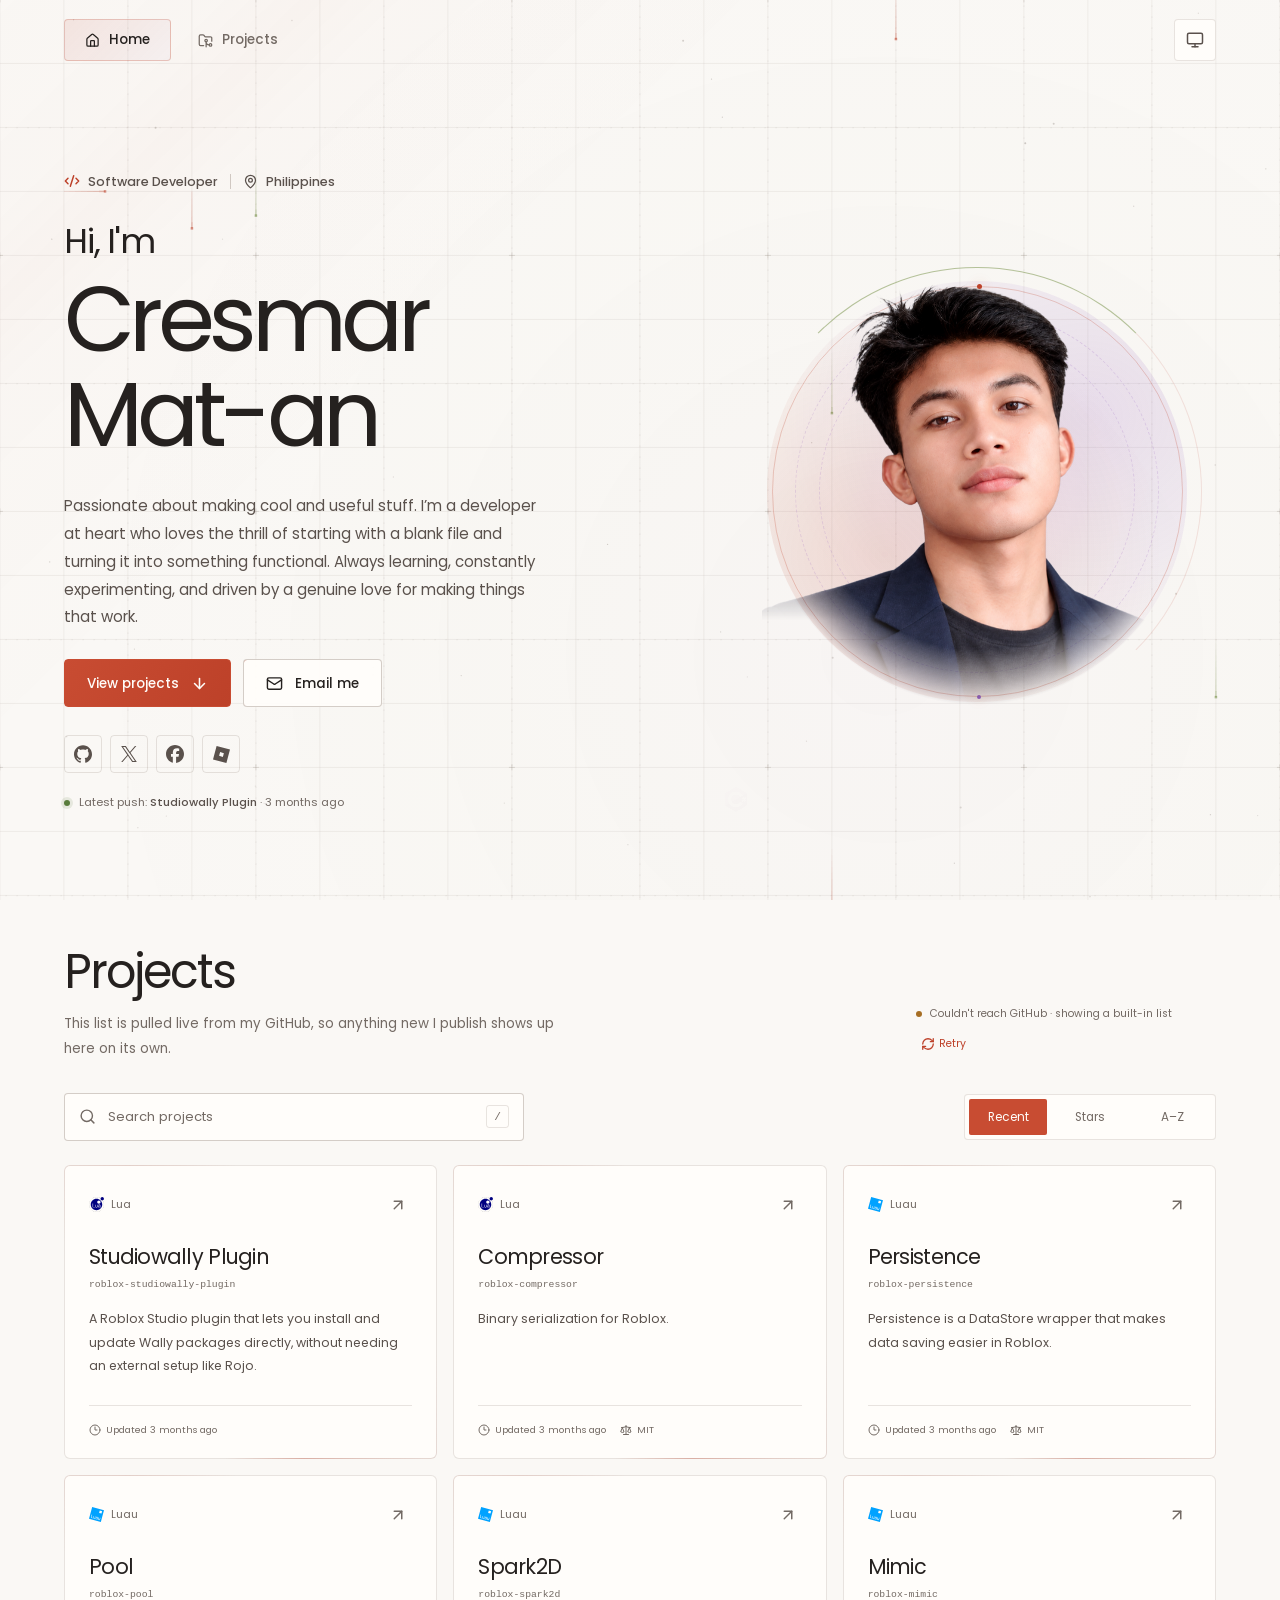
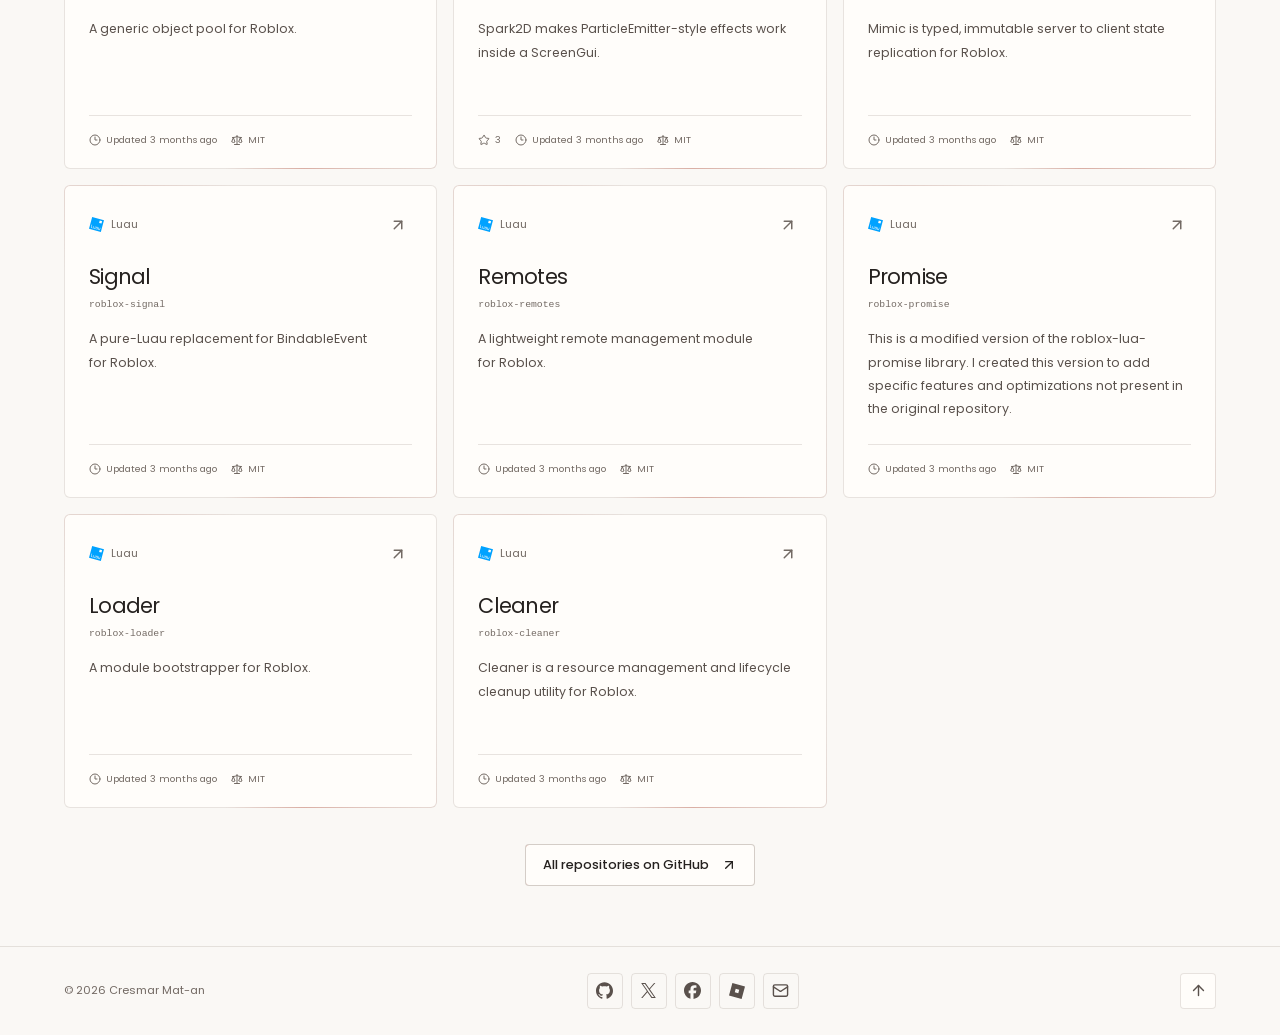
<file: index.html>
<!DOCTYPE html>
<html lang="en" data-theme="auto">
<head>
  <meta charset="UTF-8" />
  <meta name="viewport" content="width=device-width, initial-scale=1.0, viewport-fit=cover" />
  <title>Cresmar Mat-an</title>
  <meta name="description" content="Cresmar Mat-an is a builder from the Philippines, publishing small open-source stuff. Projects sync live from GitHub." />
  <meta name="author" content="Cresmar Mat-an" />
  <link rel="canonical" href="https://cresmarmat-an.github.io/" />
  <meta name="theme-color" content="#faf8f5" media="(prefers-color-scheme: light)" />
  <meta name="theme-color" content="#111010" media="(prefers-color-scheme: dark)" />
  <meta name="color-scheme" content="light dark" />
  <meta property="og:type" content="website" />
  <meta property="og:url" content="https://cresmarmat-an.github.io/" />
  <meta property="og:title" content="Cresmar Mat-an" />
  <meta property="og:description" content="Passionate about programming and building cool, useful stuff out of pure curiosity." />
  <meta property="og:image" content="https://cresmarmat-an.github.io/assets/img/og.jpg?v=20261025" />
  <meta property="og:image:width" content="1200" />
  <meta property="og:image:height" content="630" />
  <meta name="twitter:card" content="summary_large_image" />
  <meta name="twitter:creator" content="@cresmarmat_an" />
  <link rel="icon" type="image/png" sizes="32x32" href="assets/img/icon-32.png?v=20261022" />
  <link rel="icon" type="image/png" sizes="192x192" href="assets/img/icon-192.png?v=20261022" />
  <link rel="apple-touch-icon" href="assets/img/icon-180.png?v=20261022" />
  <link rel="preconnect" href="https://api.github.com" crossorigin />
  <link rel="preconnect" href="https://fonts.googleapis.com" />
  <link rel="preconnect" href="https://fonts.gstatic.com" crossorigin />
  <link href="https://fonts.googleapis.com/css2?family=Poppins:wght@400;500;600&display=swap" rel="stylesheet" />
  <link rel="stylesheet" href="css/styles.css" />
  <script>
    // apply the saved theme before first paint so there's no flash
    document.documentElement.classList.add("js");
    try { document.documentElement.dataset.theme = localStorage.getItem("cm-theme") || "auto"; } catch (e) {}
  </script>
  <script type="application/ld+json">
    {
      "@context": "https://schema.org",
      "@type": "Person",
      "name": "Cresmar Mat-an",
      "url": "https://cresmarmat-an.github.io/",
      "image": "https://cresmarmat-an.github.io/assets/img/profile.png?v=20261022",
      "jobTitle": "Builder",
      "knowsAbout": ["Luau", "Roblox", "C++", "Rust", "Web Development"],
      "address": { "@type": "PostalAddress", "addressCountry": "PH" },
      "sameAs": ["https://github.com/cresmarmat-an", "https://x.com/cresmarmat_an", "https://www.facebook.com/cresmar.matan.dev/", "https://www.roblox.com/users/11875165025"]
    }
  </script>
</head>
<body>
  <a class="skip-link" href="#main">Skip to content</a>
  <canvas id="bg-canvas" aria-hidden="true"></canvas>

  <header class="nav">
    <div class="container nav-inner">
      <nav class="nav-links" aria-label="Primary">
        <a href="#home" class="nav-link active" aria-current="true">
          <svg width="16" height="16" viewBox="0 0 24 24" fill="none" stroke="currentColor" stroke-width="2" stroke-linecap="round" stroke-linejoin="round" aria-hidden="true"><path d="M15 21v-8a1 1 0 0 0-1-1h-4a1 1 0 0 0-1 1v8"/><path d="M3 10a2 2 0 0 1 .709-1.528l7-6a2 2 0 0 1 2.582 0l7 6A2 2 0 0 1 21 10v9a2 2 0 0 1-2 2H5a2 2 0 0 1-2-2z"/></svg>
          Home
        </a>
        <a href="#projects" class="nav-link">
          <svg width="16" height="16" viewBox="0 0 24 24" fill="none" stroke="currentColor" stroke-width="2" stroke-linecap="round" stroke-linejoin="round" aria-hidden="true"><path d="M18 19a5 5 0 0 1-5-5v8"/><path d="M9 20H4a2 2 0 0 1-2-2V5a2 2 0 0 1 2-2h3.9a2 2 0 0 1 1.69.9l.81 1.2a2 2 0 0 0 1.67.9H20a2 2 0 0 1 2 2v5"/><circle cx="13" cy="12" r="2"/><circle cx="20" cy="19" r="2"/></svg>
          Projects
        </a>
      </nav>
      <button id="theme-toggle" class="icon-btn theme-btn" type="button" aria-label="Color theme: system">
        <svg class="ti ti-auto" width="18" height="18" viewBox="0 0 24 24" fill="none" stroke="currentColor" stroke-width="2" stroke-linecap="round" stroke-linejoin="round" aria-hidden="true"><rect width="20" height="14" x="2" y="3" rx="2"/><line x1="8" x2="16" y1="21" y2="21"/><line x1="12" x2="12" y1="17" y2="21"/></svg>
        <svg class="ti ti-light" width="18" height="18" viewBox="0 0 24 24" fill="none" stroke="currentColor" stroke-width="2" stroke-linecap="round" stroke-linejoin="round" aria-hidden="true"><circle cx="12" cy="12" r="4"/><path d="M12 2v2"/><path d="M12 20v2"/><path d="m4.93 4.93 1.41 1.41"/><path d="m17.66 17.66 1.41 1.41"/><path d="M2 12h2"/><path d="M20 12h2"/><path d="m6.34 17.66-1.41 1.41"/><path d="m19.07 4.93-1.41 1.41"/></svg>
        <svg class="ti ti-dark" width="18" height="18" viewBox="0 0 24 24" fill="none" stroke="currentColor" stroke-width="2" stroke-linecap="round" stroke-linejoin="round" aria-hidden="true"><path d="M20.985 12.486a9 9 0 1 1-9.473-9.472c.405-.022.617.46.402.803a6 6 0 0 0 8.268 8.268c.344-.215.825-.004.803.401"/></svg>
      </button>
    </div>
  </header>

  <main id="main">
    <!-- HOME -->
    <section class="hero container" id="home" aria-labelledby="home-title">
      <div class="hero-text" data-calm>
        <p class="eyebrow reveal">
          <span class="eyebrow-item"><svg class="eyebrow-code" width="16" height="16" viewBox="0 0 24 24" fill="none" stroke="currentColor" stroke-width="2.2" stroke-linecap="round" stroke-linejoin="round" aria-hidden="true"><path d="m18 16 4-4-4-4"/><path d="m6 8-4 4 4 4"/><path d="m14.5 4-5 16"/></svg>Software Developer</span>
          <span class="eyebrow-sep" aria-hidden="true"></span>
          <span class="eyebrow-item"><svg width="15" height="15" viewBox="0 0 24 24" fill="none" stroke="currentColor" stroke-width="2" stroke-linecap="round" stroke-linejoin="round" aria-hidden="true"><path d="M20 10c0 4.993-5.539 10.193-7.399 11.799a1 1 0 0 1-1.202 0C9.539 20.193 4 14.993 4 10a8 8 0 0 1 16 0"/><circle cx="12" cy="10" r="3"/></svg>Philippines</span>
        </p>
        <h1 class="reveal" id="home-title">Hi, I'm <span class="accent">Cresmar <span class="nowrap">Mat-an</span></span></h1>
        <p class="bio reveal">Passionate about making cool and useful stuff. I’m a developer at heart who loves the thrill of starting with a blank file and turning it into something functional. Always learning, constantly experimenting, and driven by a genuine love for making things that work.</p>
        <div class="cta-row reveal">
          <a class="btn btn-primary" href="#projects">
            View projects
            <svg width="17" height="17" viewBox="0 0 24 24" fill="none" stroke="currentColor" stroke-width="2.2" stroke-linecap="round" stroke-linejoin="round" aria-hidden="true"><path d="M12 5v14"/><path d="m19 12-7 7-7-7"/></svg>
          </a>
          <a class="btn btn-soft" href="mailto:dev.cresmar@gmail.com">
            <svg width="17" height="17" viewBox="0 0 24 24" fill="none" stroke="currentColor" stroke-width="2" stroke-linecap="round" stroke-linejoin="round" aria-hidden="true"><path d="m22 7-8.991 5.727a2 2 0 0 1-2.009 0L2 7"/><rect x="2" y="4" width="20" height="16" rx="2"/></svg>
            Email me
          </a>
        </div>
        <div class="hero-meta reveal">
          <ul class="socials" aria-label="Elsewhere">
            <li><a class="icon-btn" href="https://github.com/cresmarmat-an" target="_blank" rel="noopener" aria-label="GitHub"><svg width="18" height="18" viewBox="0 0 24 24" fill="currentColor" aria-hidden="true"><path d="M12 .297c-6.63 0-12 5.373-12 12 0 5.303 3.438 9.8 8.205 11.385.6.113.82-.258.82-.577 0-.285-.01-1.04-.015-2.04-3.338.724-4.042-1.61-4.042-1.61C4.422 18.07 3.633 17.7 3.633 17.7c-1.087-.744.084-.729.084-.729 1.205.084 1.838 1.236 1.838 1.236 1.07 1.835 2.809 1.305 3.495.998.108-.776.417-1.305.76-1.605-2.665-.3-5.466-1.332-5.466-5.93 0-1.31.465-2.38 1.235-3.22-.135-.303-.54-1.523.105-3.176 0 0 1.005-.322 3.3 1.23.96-.267 1.98-.399 3-.405 1.02.006 2.04.138 3 .405 2.28-1.552 3.285-1.23 3.285-1.23.645 1.653.24 2.873.12 3.176.765.84 1.23 1.91 1.23 3.22 0 4.61-2.805 5.625-5.475 5.92.42.36.81 1.096.81 2.22 0 1.606-.015 2.896-.015 3.286 0 .315.21.69.825.57C20.565 22.092 24 17.592 24 12.297c0-6.627-5.373-12-12-12"/></svg></a></li>
            <li><a class="icon-btn" href="https://x.com/cresmarmat_an" target="_blank" rel="noopener" aria-label="X (Twitter)"><svg width="16" height="16" viewBox="0 0 24 24" fill="currentColor" aria-hidden="true"><path d="M14.234 10.162 22.977 0h-2.072l-7.591 8.824L7.251 0H.258l9.168 13.343L.258 24H2.33l8.016-9.318L16.749 24h6.993zm-2.837 3.299-.929-1.329L3.076 1.56h3.182l5.965 8.532.929 1.329 7.754 11.09h-3.182z"/></svg></a></li>
            <li><a class="icon-btn" href="https://www.facebook.com/cresmar.matan.dev/" target="_blank" rel="noopener" aria-label="Facebook"><svg width="18" height="18" viewBox="0 0 24 24" fill="currentColor" aria-hidden="true"><path d="M9.101 23.691v-7.98H6.627v-3.667h2.474v-1.58c0-4.085 1.848-5.978 5.858-5.978.401 0 .955.042 1.468.103a8.68 8.68 0 0 1 1.141.195v3.325a8.623 8.623 0 0 0-.653-.036 26.805 26.805 0 0 0-.733-.009c-.707 0-1.259.096-1.675.309a1.686 1.686 0 0 0-.679.622c-.258.42-.374.995-.374 1.752v1.297h3.919l-.386 2.103-.287 1.564h-3.246v8.245C19.396 23.238 24 18.179 24 12.044c0-6.627-5.373-12-12-12s-12 5.373-12 12c0 5.628 3.874 10.35 9.101 11.647Z"/></svg></a></li>
            <li><a class="icon-btn" href="https://www.roblox.com/users/11875165025" target="_blank" rel="noopener" aria-label="Roblox"><svg width="17" height="17" viewBox="0 0 24 24" fill="currentColor" aria-hidden="true"><path d="M18.926 23.998 0 18.892 5.075.002 24 5.108ZM15.348 10.09l-5.282-1.453-1.414 5.273 5.282 1.453z"/></svg></a></li>
          </ul>
          <a class="latest" id="latest" href="https://github.com/cresmarmat-an?tab=repositories" target="_blank" rel="noopener" hidden>
            <span class="live-dot" aria-hidden="true"></span>
            <span class="latest-text">Latest<span class="hide-xs"> push</span>: <strong id="latest-name"></strong> <span class="latest-when" id="latest-when"></span></span>
          </a>
        </div>
      </div>

      <div class="hero-photo reveal">
        <div class="portrait-stage">
          <span class="orbit orbit-a" aria-hidden="true"></span>
          <span class="orbit orbit-b" aria-hidden="true"></span>
          <span class="orbit orbit-c" aria-hidden="true"></span>
          <div class="photo-blend">
            <picture>
              <source srcset="assets/img/profile.webp?v=20261022" type="image/webp" />
              <img src="assets/img/profile.png?v=20261022" alt="Portrait of Cresmar Mat-an" width="720" height="720" fetchpriority="high" />
            </picture>
          </div>
          <span class="portrait-scan" aria-hidden="true"></span>
        </div>
        <div class="tech-stack sr-only">
          <span class="tech-chip"><img src="assets/img/icons/luau.svg" alt="" width="16" height="16" />Luau</span>
          <span class="tech-chip"><img src="assets/img/icons/roblox-studio.svg" alt="" width="16" height="16" />Roblox Studio</span>
          <span class="tech-chip"><img class="icon-mono" src="assets/img/icons/lua-original.svg" alt="" width="16" height="16" />Lua</span>
          <span class="tech-chip"><img src="assets/img/icons/git-original.svg" alt="" width="16" height="16" />Git</span>
          <span class="tech-chip"><img src="assets/img/icons/vscode-original.svg" alt="" width="16" height="16" />VS Code</span>
          <span class="tech-chip"><img src="assets/img/icons/visualstudio-original.svg" alt="" width="16" height="16" />Visual Studio</span>
          <span class="tech-chip"><img src="assets/img/icons/javascript-original.svg" alt="" width="16" height="16" />JavaScript</span>
          <span class="tech-chip"><img src="assets/img/icons/nodejs-original.svg" alt="" width="16" height="16" />Node.js</span>
          <span class="tech-chip"><img class="icon-mono" src="assets/img/icons/threejs-original.svg" alt="" width="16" height="16" />Three.js</span>
          <span class="tech-chip"><img src="assets/img/icons/python-original.svg" alt="" width="16" height="16" />Python</span>
          <span class="tech-chip"><img src="assets/img/icons/html5-original.svg" alt="" width="16" height="16" />HTML</span>
          <span class="tech-chip"><img src="assets/img/icons/css3-original.svg" alt="" width="16" height="16" />CSS</span>
          <span class="tech-chip"><img src="assets/img/icons/c-original.svg" alt="" width="16" height="16" />C</span>
          <span class="tech-chip"><img src="assets/img/icons/csharp-original.svg" alt="" width="16" height="16" />C#</span>
          <span class="tech-chip"><img src="assets/img/icons/cplusplus-original.svg" alt="" width="16" height="16" />C++</span>
          <span class="tech-chip"><img class="icon-mono" src="assets/img/icons/rust-original.svg" alt="" width="16" height="16" />Rust</span>
        </div>
      </div>
    </section>

    <!-- PROJECTS -->
    <section class="section container" id="projects" aria-labelledby="projects-title">
      <div class="section-head" data-calm>
        <div class="section-copy reveal">
          <h2 class="section-tag" id="projects-title">Projects</h2>
          <p class="section-sub">This list is pulled live from my GitHub, so anything new I publish shows up here on its own.</p>
        </div>
        <p class="sync reveal" id="sync" role="status">
          <span class="sync-dot" aria-hidden="true"></span>
          <span id="sync-text">Checking GitHub…</span>
          <button class="sync-retry" id="sync-retry" type="button" hidden>
            <svg width="14" height="14" viewBox="0 0 24 24" fill="none" stroke="currentColor" stroke-width="2.2" stroke-linecap="round" stroke-linejoin="round" aria-hidden="true"><path d="M3 12a9 9 0 0 1 9-9 9.75 9.75 0 0 1 6.74 2.74L21 8"/><path d="M21 3v5h-5"/><path d="M21 12a9 9 0 0 1-9 9 9.75 9.75 0 0 1-6.74-2.74L3 16"/><path d="M8 16H3v5"/></svg>
            Retry
          </button>
        </p>
      </div>

      <div class="toolbar reveal" data-calm>
        <label class="search">
          <svg width="18" height="18" viewBox="0 0 24 24" fill="none" stroke="currentColor" stroke-width="2" stroke-linecap="round" stroke-linejoin="round" aria-hidden="true"><path d="m21 21-4.34-4.34"/><circle cx="11" cy="11" r="8"/></svg>
          <span class="sr-only">Search projects</span>
          <input id="search" type="search" placeholder="Search projects" autocomplete="off" spellcheck="false" enterkeyhint="search" />
          <button class="search-clear" id="search-clear" type="button" aria-label="Clear search" hidden>
            <svg width="16" height="16" viewBox="0 0 24 24" fill="none" stroke="currentColor" stroke-width="2.2" stroke-linecap="round" stroke-linejoin="round" aria-hidden="true"><path d="M18 6 6 18"/><path d="m6 6 12 12"/></svg>
          </button>
        </label>
        <fieldset class="seg" id="sort" data-i="0">
          <legend class="sr-only">Sort projects</legend>
          <span class="seg-thumb" aria-hidden="true"></span>
          <input type="radio" name="sort" id="sort-recent" value="recent" checked /><label for="sort-recent">Recent</label>
          <input type="radio" name="sort" id="sort-stars" value="stars" /><label for="sort-stars">Stars</label>
          <input type="radio" name="sort" id="sort-name" value="name" /><label for="sort-name">A–Z</label>
        </fieldset>
      </div>

      <div class="proj-grid" id="projects-grid" aria-busy="true">
        <div class="proj-card skeleton" aria-hidden="true"><i></i><i></i><i></i><i></i></div>
        <div class="proj-card skeleton" aria-hidden="true"><i></i><i></i><i></i><i></i></div>
        <div class="proj-card skeleton" aria-hidden="true"><i></i><i></i><i></i><i></i></div>
      </div>
      <noscript><p class="section-sub">Projects load from GitHub with JavaScript. You can also <a href="https://github.com/cresmarmat-an?tab=repositories">browse them on GitHub</a>.</p></noscript>
      <div class="empty" id="empty" hidden>
        <p>No projects match <strong id="empty-q"></strong>.</p>
        <button class="btn btn-soft btn-sm" id="empty-clear" type="button">Clear search</button>
      </div>
      <p class="more reveal">
        <a class="btn btn-soft btn-sm" href="https://github.com/cresmarmat-an?tab=repositories" target="_blank" rel="noopener">
          All repositories on GitHub
          <svg width="16" height="16" viewBox="0 0 24 24" fill="none" stroke="currentColor" stroke-width="2" stroke-linecap="round" stroke-linejoin="round" aria-hidden="true"><path d="M7 7h10v10"/><path d="M7 17 17 7"/></svg>
        </a>
      </p>
    </section>
  </main>

  <footer class="footer">
    <div class="container footer-inner reveal">
      <p class="footer-copy">© <span id="year">2026</span> Cresmar Mat-an</p>
      <ul class="footer-links" aria-label="Contact and profiles">
        <li><a class="icon-btn icon-sm" href="https://github.com/cresmarmat-an" target="_blank" rel="noopener" aria-label="GitHub"><svg width="17" height="17" viewBox="0 0 24 24" fill="currentColor" aria-hidden="true"><path d="M12 .297c-6.63 0-12 5.373-12 12 0 5.303 3.438 9.8 8.205 11.385.6.113.82-.258.82-.577 0-.285-.01-1.04-.015-2.04-3.338.724-4.042-1.61-4.042-1.61C4.422 18.07 3.633 17.7 3.633 17.7c-1.087-.744.084-.729.084-.729 1.205.084 1.838 1.236 1.838 1.236 1.07 1.835 2.809 1.305 3.495.998.108-.776.417-1.305.76-1.605-2.665-.3-5.466-1.332-5.466-5.93 0-1.31.465-2.38 1.235-3.22-.135-.303-.54-1.523.105-3.176 0 0 1.005-.322 3.3 1.23.96-.267 1.98-.399 3-.405 1.02.006 2.04.138 3 .405 2.28-1.552 3.285-1.23 3.285-1.23.645 1.653.24 2.873.12 3.176.765.84 1.23 1.91 1.23 3.22 0 4.61-2.805 5.625-5.475 5.92.42.36.81 1.096.81 2.22 0 1.606-.015 2.896-.015 3.286 0 .315.21.69.825.57C20.565 22.092 24 17.592 24 12.297c0-6.627-5.373-12-12-12"/></svg></a></li>
        <li><a class="icon-btn icon-sm" href="https://x.com/cresmarmat_an" target="_blank" rel="noopener" aria-label="X (Twitter)"><svg width="15" height="15" viewBox="0 0 24 24" fill="currentColor" aria-hidden="true"><path d="M14.234 10.162 22.977 0h-2.072l-7.591 8.824L7.251 0H.258l9.168 13.343L.258 24H2.33l8.016-9.318L16.749 24h6.993zm-2.837 3.299-.929-1.329L3.076 1.56h3.182l5.965 8.532.929 1.329 7.754 11.09h-3.182z"/></svg></a></li>
        <li><a class="icon-btn icon-sm" href="https://www.facebook.com/cresmar.matan.dev/" target="_blank" rel="noopener" aria-label="Facebook"><svg width="17" height="17" viewBox="0 0 24 24" fill="currentColor" aria-hidden="true"><path d="M9.101 23.691v-7.98H6.627v-3.667h2.474v-1.58c0-4.085 1.848-5.978 5.858-5.978.401 0 .955.042 1.468.103a8.68 8.68 0 0 1 1.141.195v3.325a8.623 8.623 0 0 0-.653-.036 26.805 26.805 0 0 0-.733-.009c-.707 0-1.259.096-1.675.309a1.686 1.686 0 0 0-.679.622c-.258.42-.374.995-.374 1.752v1.297h3.919l-.386 2.103-.287 1.564h-3.246v8.245C19.396 23.238 24 18.179 24 12.044c0-6.627-5.373-12-12-12s-12 5.373-12 12c0 5.628 3.874 10.35 9.101 11.647Z"/></svg></a></li>
        <li><a class="icon-btn icon-sm" href="https://www.roblox.com/users/11875165025" target="_blank" rel="noopener" aria-label="Roblox"><svg width="16" height="16" viewBox="0 0 24 24" fill="currentColor" aria-hidden="true"><path d="M18.926 23.998 0 18.892 5.075.002 24 5.108ZM15.348 10.09l-5.282-1.453-1.414 5.273 5.282 1.453z"/></svg></a></li>
        <li><a class="icon-btn icon-sm" href="mailto:dev.cresmar@gmail.com" aria-label="Email"><svg width="17" height="17" viewBox="0 0 24 24" fill="none" stroke="currentColor" stroke-width="2" stroke-linecap="round" stroke-linejoin="round" aria-hidden="true"><path d="m22 7-8.991 5.727a2 2 0 0 1-2.009 0L2 7"/><rect x="2" y="4" width="20" height="16" rx="2"/></svg></a></li>
      </ul>
      <a class="icon-btn icon-sm to-top" href="#home" aria-label="Back to top"><svg width="17" height="17" viewBox="0 0 24 24" fill="none" stroke="currentColor" stroke-width="2" stroke-linecap="round" stroke-linejoin="round" aria-hidden="true"><path d="m5 12 7-7 7 7"/><path d="M12 19V5"/></svg></a>
    </div>
  </footer>

  <script src="js/particles.js" defer></script>
  <script src="js/main.js" defer></script>
  <script src="js/fx.js" defer></script>
</body>
</html>
</file>
<file: css/styles.css>
/* A colorful coordinate field, Poppins typography, and quiet, continuous motion. */
@property --trace-angle { syntax: "<angle>"; initial-value: 0deg; inherits: false; }
:root{
 --bg:#faf8f5;--surface:#fffdfa;--card:rgba(255,253,250,.94);--text:#25211f;--text-2:#5a514c;--muted:#736a64;
 --accent:#bd4129;--accent-rgb:189,65,41;--secondary:#9763bf;--secondary-rgb:151,99,191;--tertiary:#708b3e;--tertiary-rgb:112,139,62;--grid-rgb:130,119,111;--line:rgba(130,111,100,.18);--line-strong:rgba(130,111,100,.34);
 --nav-bg:rgba(250,248,245,.93);--on-accent:#fffdfa;--button-bg:#c84c32;--button-ink:#fffdfa;--ok:#597c3c;--warn:#a66e24;
 --icon-filter:none;--logo-filter:none;--glow-opacity:.1;
 --gutter:clamp(20px,5vw,80px);--nav-h:80px;--font:Poppins,ui-sans-serif,system-ui,-apple-system,"Segoe UI",sans-serif;--font-display:var(--font);
 --font-mono:ui-monospace,SFMono-Regular,Consolas,monospace;--ease-out:cubic-bezier(.16,1,.3,1);color-scheme:light
}
@media(prefers-color-scheme:dark){:root[data-theme="auto"]{
 --bg:#111010;--surface:#1b1818;--card:rgba(27,24,24,.94);--text:#f6f1eb;--text-2:#c5bab3;--muted:#a2978f;
 --accent:#fa8066;--accent-rgb:250,128,102;--secondary:#be8ee4;--secondary-rgb:190,142,228;--tertiary:#a0c25f;--tertiary-rgb:160,194,95;--grid-rgb:155,142,134;--line:rgba(188,164,150,.17);--line-strong:rgba(188,164,150,.35);
 --nav-bg:rgba(17,16,16,.93);--on-accent:#21120e;--button-bg:#fa8066;--button-ink:#21120e;--ok:#a0c25f;--warn:#e0b464;
 --icon-filter:invert(1);--logo-filter:none;--glow-opacity:.2;color-scheme:dark
}}
:root[data-theme="dark"]{
 --bg:#111010;--surface:#1b1818;--card:rgba(27,24,24,.94);--text:#f6f1eb;--text-2:#c5bab3;--muted:#a2978f;
 --accent:#fa8066;--accent-rgb:250,128,102;--secondary:#be8ee4;--secondary-rgb:190,142,228;--tertiary:#a0c25f;--tertiary-rgb:160,194,95;--grid-rgb:155,142,134;--line:rgba(188,164,150,.17);--line-strong:rgba(188,164,150,.35);
 --nav-bg:rgba(17,16,16,.93);--on-accent:#21120e;--button-bg:#fa8066;--button-ink:#21120e;--ok:#a0c25f;--warn:#e0b464;
 --icon-filter:invert(1);--logo-filter:none;--glow-opacity:.2;color-scheme:dark
}
*,*::before,*::after{box-sizing:border-box}[hidden]{display:none!important}
html{scroll-behavior:smooth;scroll-padding-top:calc(var(--nav-h) + 24px);-webkit-text-size-adjust:100%;text-size-adjust:100%}
body{margin:0;min-height:100vh;min-height:100dvh;display:flex;flex-direction:column;background:var(--bg);color:var(--text);font:16px/1.7 var(--font);-webkit-font-smoothing:antialiased;overflow-x:clip;transition:background-color 450ms,color 450ms}
body::before{content:"";position:fixed;inset:0;z-index:0;pointer-events:none;background:radial-gradient(600px circle at var(--pointer-x,65%) var(--pointer-y,25%),rgba(var(--accent-rgb),.055),transparent 65%);opacity:var(--pointer-active,0);transition:opacity 600ms}
main{flex:1 0 auto}img{max-width:100%;height:auto}button,input{font:inherit;color:inherit}button,a,input,label{-webkit-tap-highlight-color:transparent}button,a{touch-action:manipulation}a{color:inherit}
h1,h2,h3{margin:0;font-family:var(--font-display);font-weight:400;letter-spacing:-.045em;line-height:1.12}p{text-wrap:pretty}
::selection{background:var(--accent);color:var(--on-accent)}:focus-visible{outline:2px solid var(--accent);outline-offset:5px;border-radius:3px}
.container{width:min(1280px,calc(100% - var(--gutter)*2));margin-inline:auto;position:relative;z-index:1}
.sr-only{position:absolute;width:1px;height:1px;padding:0;margin:-1px;overflow:hidden;clip:rect(0,0,0,0);white-space:nowrap;border:0}
.skip-link{position:fixed;top:-80px;left:20px;z-index:100;padding:12px 20px;background:var(--text);color:var(--bg);text-decoration:none;border-radius:4px}.skip-link:focus{top:12px}
.muted{color:var(--muted)}.nowrap{white-space:nowrap}.icon-mono{filter:var(--icon-filter)}
#bg-canvas{position:fixed;inset:0;display:block;width:100%;height:100%;z-index:0;pointer-events:none}
/* Transparent at the top; an illuminated full-width glass bar after scrolling. */
.nav{position:sticky;top:0;z-index:50;min-height:var(--nav-h);isolation:isolate;background:transparent;border-bottom:1px solid transparent;
 transition:background-color 360ms ease,border-color 360ms ease,box-shadow 360ms ease,backdrop-filter 360ms ease}
.nav.scrolled{background:var(--nav-bg);border-color:var(--line);backdrop-filter:blur(18px);-webkit-backdrop-filter:blur(18px);
 box-shadow:0 15px 38px -28px rgba(var(--accent-rgb),.5)}
.nav::after{content:"";position:absolute;bottom:-1px;left:0;right:0;height:1px;pointer-events:none;opacity:0;
 background:linear-gradient(90deg,transparent 5%,var(--accent) 25%,var(--secondary) 50%,var(--tertiary) 75%,transparent 95%);background-size:200% 100%;
 transition:opacity 360ms ease;animation:header-current 12s linear infinite}
.nav.scrolled::after{opacity:.65}
.nav-inner{width:min(1280px,calc(100% - var(--gutter)*2));min-height:var(--nav-h);display:flex;align-items:center;justify-content:space-between;gap:20px;padding:8px 0;isolation:isolate}
.nav-links{position:relative;display:flex;align-items:center;gap:6px;isolation:isolate}
.nav-link{position:relative;display:inline-flex;align-items:center;justify-content:center;gap:9px;min-height:42px;padding:8px 20px;
 color:var(--muted);text-decoration:none;font-size:.84rem;font-weight:500;border:1px solid transparent;border-radius:4px;overflow:hidden;
 transition:color 220ms ease,border-color 220ms ease}
.nav-link.active{color:var(--text)}.nav-link:hover{color:var(--accent)}.nav-link svg{width:15px;height:15px;transition:color 220ms ease}
.nav-track{position:absolute;inset-block:0;left:0;width:var(--nav-width,0px);border-radius:4px;transform:translateX(var(--nav-x,0px));z-index:-1;
 background:linear-gradient(135deg,rgba(var(--accent-rgb),.1),rgba(var(--secondary-rgb),.04));border:1px solid rgba(var(--accent-rgb),.25);opacity:0;
 transition:transform 420ms var(--ease-out),width 420ms var(--ease-out),opacity 260ms ease;pointer-events:none}
.nav-track.ready{opacity:1}.theme-btn{margin-left:auto}
.ti{display:none}:root[data-theme="auto"] .ti-auto,:root[data-theme="light"] .ti-light,:root[data-theme="dark"] .ti-dark{display:block}
.icon-btn{position:relative;isolation:isolate;display:inline-flex;justify-content:center;align-items:center;flex-shrink:0;width:42px;height:42px;padding:0;
 border:1px solid var(--line);border-radius:4px;background:var(--card);color:var(--text-2);cursor:pointer;text-decoration:none;overflow:hidden;
 transition:color 220ms ease,border-color 220ms ease,background-color 280ms ease,box-shadow 280ms ease,transform 220ms ease,translate 180ms ease-out}
.icon-btn:hover{color:var(--accent);border-color:var(--accent);background:var(--surface);box-shadow:0 0 20px rgba(var(--accent-rgb),.1)}
.icon-btn>svg{transition:transform 300ms ease}.theme-btn:hover>svg{transform:rotate(30deg)}.icon-btn:active{transform:scale(.96)}.icon-sm{width:36px;height:36px}
@keyframes header-current{to{background-position:200% 0}}

/* Hero */
.hero{display:grid;grid-template-columns:minmax(0,1.25fr) minmax(0,1fr);gap:clamp(36px,6vw,88px);align-items:center;padding-block:clamp(48px,7vw,100px) 80px}
.hero-text{position:relative}.eyebrow{display:flex;align-items:center;flex-wrap:wrap;gap:12px;margin:0 0 30px;font-size:.78rem;font-weight:500;color:var(--text-2)}
.eyebrow-item{display:inline-flex;align-items:center;gap:8px;white-space:nowrap}.eyebrow-code{color:var(--accent)}.eyebrow-sep{width:1px;height:15px;background:var(--line-strong)}
.hero h1{font-size:clamp(1.5rem,2.7vw,2.4rem);font-weight:400;letter-spacing:-.035em}.hero h1 .accent{display:block;margin-top:10px;font-size:clamp(4.6rem,7.2vw,6.7rem);font-weight:400;line-height:1.04;letter-spacing:-.06em;color:var(--text)}.hero h1 .nowrap{display:block}
.bio{max-width:54ch;margin:30px 0 28px;font-size:.94rem;line-height:1.85;color:var(--text-2)}.cta-row{display:flex;flex-wrap:wrap;gap:12px}
.btn{position:relative;isolation:isolate;display:inline-flex;align-items:center;justify-content:center;gap:12px;min-height:48px;padding:12px 22px;border:1px solid var(--line-strong);border-radius:4px;font-size:.84rem;font-weight:500;line-height:1.3;text-decoration:none;cursor:pointer;overflow:hidden;transition:color 250ms,background-color 250ms,border-color 250ms,box-shadow 300ms,transform 350ms var(--ease-out),translate 550ms var(--ease-out)}
.btn::before{content:"";position:absolute;inset:0;z-index:-1;background:linear-gradient(110deg,transparent 25%,rgba(var(--accent-rgb),.15) 50%,transparent 75%);transform:translateX(-110%);transition:transform 650ms var(--ease-out);pointer-events:none}.btn:hover::before{transform:translateX(110%)}
.btn svg{flex-shrink:0;transition:transform 350ms var(--ease-out)}.btn:hover svg{transform:translate(1px,-1px)}.btn-primary{background:linear-gradient(120deg,var(--button-bg),var(--accent));color:var(--button-ink);border-color:var(--button-bg)}
.btn-primary:hover{background:var(--accent);border-color:var(--accent);color:var(--on-accent);box-shadow:0 6px 28px rgba(var(--accent-rgb),.18)}.btn-primary:hover svg{transform:translateY(2px)}
.btn-soft{background:var(--card);color:var(--text)}.btn-soft:hover{border-color:var(--accent)}.btn:active{transform:scale(.97)}.btn-sm{min-height:42px;padding:10px 17px;font-size:.8rem}
.hero-meta{display:flex;flex-direction:column;align-items:flex-start;gap:20px;margin-top:28px}.socials{display:flex;gap:8px;list-style:none;margin:0;padding:0}.socials .icon-btn{width:38px;height:38px;background:transparent}
.latest{display:inline-flex;align-items:center;gap:9px;max-width:100%;font-size:.7rem;color:var(--muted);text-decoration:none}.latest strong{color:var(--text-2);font-weight:500}.latest-text{overflow-wrap:anywhere}.latest:hover strong{color:var(--accent)}.latest-when{white-space:nowrap}
.live-dot,.sync-dot{display:inline-block;width:6px;height:6px;border-radius:50%;flex-shrink:0;background:var(--ok);box-shadow:0 0 0 3px color-mix(in srgb,var(--ok) 12%,transparent);animation:signal 3s ease-in-out infinite}
/* Hair and face remain fully opaque; only the lower silhouette dissolves in a U. */
.hero-photo{position:relative;min-width:0;align-self:center}.portrait-stage{position:relative;width:100%;aspect-ratio:1;isolation:isolate;overflow:clip}
.portrait-stage::before{content:"";position:absolute;inset:17%;border-radius:50%;border:1px dashed rgba(var(--secondary-rgb),.2);animation:orbit 70s linear infinite reverse}
.portrait-stage::after{content:"";position:absolute;inset:6%;border-radius:50%;z-index:-1;
 background:radial-gradient(ellipse at 28% 65%,rgba(var(--accent-rgb),.17),transparent 65%),radial-gradient(ellipse at 76% 32%,rgba(var(--secondary-rgb),.18),transparent 68%)}
.orbit{position:absolute;border-radius:50%;pointer-events:none}.orbit-a{inset:7%;border:1px solid rgba(var(--accent-rgb),.24);animation:orbit 48s linear infinite}
.orbit-a::before,.orbit-a::after{content:"";position:absolute;width:5px;height:5px;left:50%;top:-3px;background:var(--accent);border-radius:50%;box-shadow:0 0 12px rgba(var(--accent-rgb),.4)}
.orbit-a::after{top:auto;bottom:-3px;background:var(--secondary);width:4px;height:4px}
.orbit-b{inset:12%;border:1px dashed rgba(var(--secondary-rgb),.2);animation:orbit 84s linear infinite reverse}
.orbit-c{inset:3%;border:1px solid transparent;border-top-color:rgba(var(--tertiary-rgb),.5);border-right-color:rgba(var(--accent-rgb),.12);animation:orbit 36s linear infinite}
.photo-blend{position:absolute;inset:0 5%;display:flex;justify-content:center;align-items:center;perspective:1000px;overflow:visible;border-radius:0;
 mask-image:linear-gradient(#000 0%,#000 53%,transparent 77%),radial-gradient(ellipse 70% 72% at 50% 40%,#000 40%,rgba(0,0,0,.95) 60%,transparent 76%);
 -webkit-mask-image:linear-gradient(#000 0%,#000 53%,transparent 77%),radial-gradient(ellipse 70% 72% at 50% 40%,#000 40%,rgba(0,0,0,.95) 60%,transparent 76%);
 mask-composite:add;-webkit-mask-composite:source-over}
.photo-blend picture{display:block;width:100%;max-width:100%;flex-shrink:0}
.photo-blend img{display:block;width:100%;transform:rotateX(var(--rx,0deg)) rotateY(var(--ry,0deg));transform-origin:50% 55%;filter:saturate(.95) contrast(1.02)}
.portrait-scan{position:absolute;inset:4%;border-radius:50%;overflow:hidden;pointer-events:none;
 mask-image:linear-gradient(transparent 0%,transparent 45%,#000 72%,transparent 100%);-webkit-mask-image:linear-gradient(transparent 0%,transparent 45%,#000 72%,transparent 100%)}
.portrait-scan::after{content:"";position:absolute;top:-10%;left:0;right:0;height:1px;
 background:linear-gradient(90deg,transparent,rgba(var(--accent-rgb),.3),rgba(var(--secondary-rgb),.2),transparent);animation:scan 9s linear infinite}
/* The labels remain readable by assistive technology; the canvas animates icons only. */
.tech-stack.sr-only{position:absolute;width:1px;height:1px;padding:0;margin:-1px;overflow:hidden;clip:rect(0,0,0,0);white-space:nowrap;border:0}

/* Repositories */
.section{padding:54px 0 60px;border:0}.section::before{content:none}
.section-head{display:flex;justify-content:space-between;align-items:flex-end;gap:24px;margin-bottom:32px}.section-copy{max-width:58ch}.section-tag{margin:0 0 14px;color:var(--text);font-family:var(--font-display);font-size:clamp(2rem,3.7vw,3rem);font-weight:400;line-height:1.1;letter-spacing:-.045em}
.section-sub{max-width:57ch;margin:0;color:var(--muted);font-size:.84rem;line-height:1.8}.sync{display:flex;align-items:center;flex-wrap:wrap;gap:8px;flex-shrink:0;margin:0 0 3px;max-width:300px;color:var(--muted);font-size:.66rem;line-height:1.65}
.sync[data-state="syncing"] .sync-dot{background:var(--accent)}.sync[data-state="cached"] .sync-dot,.sync[data-state="offline"] .sync-dot,.sync[data-state="limited"] .sync-dot{background:var(--warn);box-shadow:none}
.sync-retry{display:inline-flex;align-items:center;gap:4px;background:transparent;border:0;color:var(--accent);cursor:pointer;font-size:inherit;padding:5px}.sync-retry:hover svg{transform:rotate(90deg)}.sync-retry svg{transition:transform 350ms var(--ease-out)}
.toolbar{display:flex;align-items:center;justify-content:space-between;gap:20px;margin-bottom:24px}.search{display:flex;align-items:center;gap:12px;flex:1 1 360px;max-width:460px;min-width:0;height:48px;padding:0 14px;background:var(--card);border:1px solid var(--line-strong);border-radius:4px;color:var(--muted);transition:border-color 250ms,box-shadow 250ms,background-color 450ms}
.search:focus-within{border-color:var(--accent);box-shadow:0 0 0 3px rgba(var(--accent-rgb),.08)}.search>svg{flex-shrink:0;width:17px;height:17px}.search input{width:100%;min-width:0;height:100%;padding:0;background:transparent;border:0;outline:0;font-size:.82rem;color:var(--text)}.search input::placeholder{color:var(--muted);opacity:1}.search input::-webkit-search-cancel-button{display:none}
.search-clear{flex-shrink:0;display:grid;place-items:center;min-width:30px;min-height:32px;padding:0;border:0;background:transparent;color:var(--muted);cursor:pointer}.search-clear:hover{color:var(--accent)}
.search-kbd{display:none;align-items:center;justify-content:center;flex-shrink:0;width:23px;height:23px;border:1px solid var(--line);border-radius:3px;font:.7rem var(--font-mono)}
@media(hover:hover) and (pointer:fine){.search-kbd{display:inline-flex}}.search:focus-within .search-kbd,.search-clear:not([hidden])~.search-kbd{display:none}
.seg{position:relative;display:flex;gap:4px;padding:4px;margin:0;min-width:252px;min-height:46px;border:1px solid var(--line);border-radius:4px;background:var(--card);isolation:isolate}
.seg input{position:absolute;opacity:0;width:1px;height:1px}.seg label{display:flex;justify-content:center;align-items:center;flex:1;min-height:36px;min-width:0;padding:6px 16px;font-size:.74rem;color:var(--muted);cursor:pointer;transition:color 220ms}.seg input:checked+label{color:var(--button-ink)}.seg input:focus-visible+label{outline:2px solid var(--accent);outline-offset:2px}
.seg-thumb{position:absolute;inset:4px auto 4px 4px;width:calc((100% - 16px)/3);background:var(--button-bg);border-radius:2px;z-index:-1;transform:translateX(calc(var(--sort-i,0)*(100% + 4px)));transition:transform 450ms var(--ease-out),background-color 450ms}.seg[data-i="1"]{--sort-i:1}.seg[data-i="2"]{--sort-i:2}
.proj-grid{display:grid;grid-template-columns:repeat(3,minmax(0,1fr));gap:16px;perspective:1400px}
.proj-card{position:relative;display:flex;flex-direction:column;min-width:0;min-height:294px;padding:25px 24px 20px;border:1px solid var(--line);border-radius:6px;background:var(--card);isolation:isolate;transition:border-color 350ms,background-color 450ms,box-shadow 400ms,rotate 650ms var(--ease-out)}
.proj-card::before{content:"";position:absolute;inset:0;z-index:-1;pointer-events:none;border-radius:inherit;background:radial-gradient(400px circle at var(--gx,50%) var(--gy,0%),rgba(var(--accent-rgb),.09),transparent 65%);opacity:0;transition:opacity 400ms}
.proj-card::after{content:"";position:absolute;inset:-1px;z-index:2;border-radius:inherit;padding:1px;pointer-events:none;
 background:conic-gradient(from var(--trace-angle),transparent 0deg,transparent 100deg,rgba(var(--accent-rgb),.18) 130deg,rgba(var(--accent-rgb),.8) 160deg,transparent 190deg,transparent 290deg,rgba(var(--accent-rgb),.3) 320deg,transparent 355deg);
 -webkit-mask:linear-gradient(#000 0 0) content-box,linear-gradient(#000 0 0);-webkit-mask-composite:xor;mask-composite:exclude;
 animation:trace-orbit 12s linear infinite;opacity:.4;transition:opacity 350ms}
.proj-card:nth-child(3n+2)::after{animation-delay:-2.5s}.proj-card:nth-child(3n)::after{animation-delay:-5s}
.proj-card:hover,.proj-card:focus-within{border-color:rgba(var(--accent-rgb),.55);box-shadow:0 12px 40px -18px rgba(var(--accent-rgb),.24)}.proj-card:hover::before,.proj-card:focus-within::before{opacity:1}.proj-card:hover::after,.proj-card:focus-within::after{opacity:.85}
.proj-top{display:flex;align-items:center;justify-content:space-between;gap:12px;margin-bottom:24px}.lang-badge{display:inline-flex;align-items:center;gap:7px;font-size:.68rem;color:var(--muted)}.lang-badge img{width:15px;height:15px;filter:var(--logo-filter)}.lang-badge img.icon-mono{filter:var(--icon-filter)}.lang-dot{width:6px;height:6px;border-radius:50%;background:var(--accent)}
.proj-go{display:grid;place-items:center;width:28px;height:28px;color:var(--muted);transition:transform 400ms var(--ease-out),color 250ms}.proj-card:hover .proj-go{transform:translate(3px,-3px);color:var(--accent)}
.proj-card h3{margin-bottom:7px;font-size:1.3rem;line-height:1.3;letter-spacing:-.035em;overflow-wrap:anywhere}.proj-card h3 a{text-decoration:none}.proj-card h3 a::after{content:"";position:absolute;inset:0;z-index:1;border-radius:6px}.proj-card h3 a:focus-visible{outline:none}.proj-card:has(h3 a:focus-visible){outline:2px solid var(--accent);outline-offset:4px}
.proj-repo{margin:0 0 14px;color:var(--muted);font-family:var(--font-mono);font-size:.61rem;overflow-wrap:anywhere}.proj-desc{margin:0 0 24px;font-size:.78rem;line-height:1.85;color:var(--text-2)}
.proj-topics{display:flex;flex-wrap:wrap;gap:5px;list-style:none;margin:0 0 20px;padding:0}.proj-topics li{border:1px solid var(--line);padding:2px 7px;font-size:.58rem;color:var(--muted);border-radius:2px;overflow-wrap:anywhere}
.proj-meta{display:flex;flex-wrap:wrap;align-items:center;gap:9px 14px;margin:auto 0 0;padding:16px 0 0;border-top:1px solid var(--line);list-style:none;color:var(--muted);font-size:.59rem}.proj-meta li{display:inline-flex;align-items:center;gap:5px}.proj-meta svg{width:12px;height:12px;flex-shrink:0}
.proj-meta li:has(.home-link){flex-basis:100%;margin-left:0!important;margin-top:8px}
.home-link{position:relative;isolation:isolate;z-index:3;display:flex;align-items:center;justify-content:center;gap:9px;width:100%;min-height:42px;padding:10px 16px;
 background:var(--button-bg);color:var(--button-ink);border:1px solid var(--button-bg);border-radius:4px;font-size:.78rem;font-weight:600;text-decoration:none;overflow:hidden;
 box-shadow:0 4px 18px rgba(var(--accent-rgb),.09);transition:background-color 250ms,color 250ms,box-shadow 300ms,transform 300ms var(--ease-out)}
.home-link::before{content:"";position:absolute;inset:-20%;z-index:-1;background:linear-gradient(110deg,transparent 25%,rgba(var(--accent-rgb),.3) 50%,transparent 75%);animation:website-sweep 4s ease-in-out infinite;pointer-events:none}
.proj-meta .home-link svg{width:16px;height:16px;transition:transform 350ms var(--ease-out)}
.home-link:hover{color:var(--on-accent);background:var(--accent);border-color:var(--accent);box-shadow:0 5px 26px rgba(var(--accent-rgb),.3);transform:translateY(-1px)}
.home-link:hover svg{transform:rotate(-6deg)}.archived{opacity:.7}
.skeleton{min-height:294px;gap:20px}.skeleton i{display:block;height:12px;width:85%;border-radius:2px;background:var(--line);animation:field-breathe 1.8s ease-in-out infinite}.skeleton i:nth-child(1){width:20%}.skeleton i:nth-child(2){width:54%;height:22px;margin-top:16px}.skeleton i:nth-child(4){width:64%;animation-delay:200ms}
.empty{padding:54px 24px;text-align:center;border:1px dashed var(--line-strong);border-radius:4px;color:var(--muted)}.empty p{margin:0 0 20px;font-size:.9rem}.empty strong{color:var(--text);overflow-wrap:anywhere}.more{display:flex;justify-content:center;margin:36px 0 0}
.footer{position:relative;z-index:1;border-top:1px solid var(--line);background:var(--nav-bg);padding-bottom:env(safe-area-inset-bottom,0px)}.footer-inner{display:flex;align-items:center;justify-content:space-between;flex-wrap:wrap;gap:20px;padding-block:26px}.footer-copy{margin:0;font-size:.7rem;color:var(--muted)}.footer-links{display:flex;flex-wrap:wrap;gap:8px;list-style:none;margin:0;padding:0}.footer-links .icon-btn{background:transparent}
/* Choreographed entrances and interaction */
.js .reveal{opacity:0;transform:translateY(14px);transition:opacity 600ms ease-out,transform 800ms var(--ease-out)}.js .reveal.in{opacity:1;transform:none}
.hero-text>.reveal:nth-child(2){transition-delay:80ms}.hero-text>.reveal:nth-child(3){transition-delay:160ms}.hero-text>.reveal:nth-child(4){transition-delay:240ms}.hero-text>.reveal:nth-child(5){transition-delay:320ms}.hero-photo.reveal{transition-delay:180ms}
.js .proj-card.reveal{transition:opacity 650ms var(--ease-out),transform 850ms var(--ease-out),rotate 650ms var(--ease-out),border-color 350ms,background-color 450ms,box-shadow 400ms}.js .proj-card.tilting{transition:opacity 650ms var(--ease-out),transform 850ms var(--ease-out),rotate 140ms linear,border-color 350ms,background-color 450ms,box-shadow 400ms}
.btn.mag,.icon-btn.mag{transition-duration:150ms}.btn.mag-out,.icon-btn.mag-out{transition-timing-function:var(--ease-out)}
@keyframes trace-orbit{to{--trace-angle:360deg}}
@keyframes website-sweep{0%,30%{transform:translateX(-110%)}75%,100%{transform:translateX(110%)}}
.btn::after{content:"";position:absolute;inset:-1px;border-radius:inherit;padding:1px;pointer-events:none;
 background:conic-gradient(from var(--trace-angle),transparent 0deg,transparent 240deg,rgba(var(--accent-rgb),.75) 290deg,transparent 340deg);
 -webkit-mask:linear-gradient(#000 0 0) content-box,linear-gradient(#000 0 0);-webkit-mask-composite:xor;mask-composite:exclude;animation:trace-orbit 10s linear infinite}

.eyebrow-code{color:var(--accent)}

@keyframes orbit{to{transform:rotate(360deg)}}@keyframes scan{0%,12%{top:8%;opacity:0}20%{opacity:.75}65%{top:96%;opacity:.3}70%,100%{top:96%;opacity:0}}
@keyframes field-breathe{0%,100%{opacity:.45}50%{opacity:1}}@keyframes signal{0%,100%{box-shadow:0 0 0 3px color-mix(in srgb,var(--ok) 12%,transparent)}50%{box-shadow:0 0 0 5px color-mix(in srgb,var(--ok) 3%,transparent)}}
.motion-paused *,.motion-paused *::before,.motion-paused *::after{animation-play-state:paused!important}
.lost{min-height:90svh;display:flex;flex-direction:column;justify-content:center;align-items:center;gap:16px;text-align:center;padding-block:60px}.lost h1{font-size:clamp(5rem,16vw,11rem)}.lost p{margin:0;max-width:44ch}.lost .section-tag{font-size:1rem;color:var(--accent)}.lost-row{display:flex;flex-wrap:wrap;justify-content:center;gap:12px;margin-top:18px}
@media(min-width:1600px){.hero{padding-block:110px 100px}}
@media(max-width:1080px){.hero{gap:32px;grid-template-columns:minmax(0,1.15fr) minmax(0,1fr)}.hero h1 .accent{font-size:clamp(4rem,7.5vw,5.7rem)}.bio{font-size:.86rem}.proj-grid{grid-template-columns:repeat(2,minmax(0,1fr))}.section-head{align-items:flex-start}.sync{max-width:240px}}
@media(max-width:760px){:root{--nav-h:72px;--gutter:24px}.nav-inner{gap:14px}.nav-link{padding-inline:14px;font-size:.8rem}.hero{grid-template-columns:1fr;gap:28px;padding-block:52px 56px}.hero h1 .accent{font-size:clamp(4.5rem,12vw,6rem)}.hero h1 .nowrap{display:inline}.bio{max-width:62ch;font-size:.9rem}.hero-photo{width:min(420px,100%);margin-inline:auto}.portrait-stage{width:min(350px,100%);margin-inline:auto}.hero-meta{gap:16px}.eyebrow{margin-bottom:24px}.section{padding-block:38px 44px}.section-head{flex-direction:column;gap:20px;margin-bottom:24px}.sync{max-width:100%}.proj-card{padding:22px 20px 18px}}
@media(max-width:540px){:root{--gutter:20px}.hero h1 .accent{font-size:clamp(4.1rem,13vw,5.3rem)}.hero h1 .nowrap{display:block}.hero h1{font-size:1.6rem}.hero{padding-top:40px;gap:24px}.eyebrow{font-size:.68rem;gap:10px}.eyebrow-item{gap:6px}.bio{margin-block:24px;font-size:.86rem}.cta-row{gap:10px}.cta-row .btn{padding-inline:17px}.nav-inner{gap:8px;padding-inline:0}.nav-link{padding-inline:12px}.nav-link svg{width:14px;height:14px}.toolbar{flex-direction:column;align-items:stretch;gap:12px}.search{flex-basis:auto;max-width:none}.search input{font-size:16px}.seg{width:100%;min-width:0}.proj-grid{grid-template-columns:1fr;gap:14px}.proj-card{min-height:270px;padding:24px}.proj-card h3{font-size:1.4rem}.proj-desc{font-size:.83rem}.proj-meta{font-size:.66rem}.proj-repo{font-size:.65rem}.footer-inner{flex-direction:column-reverse;justify-content:center;gap:18px}.footer-links{gap:10px}}
@media(max-width:360px){.nav-link{padding-inline:10px}.hero h1 .accent{font-size:3.8rem}.cta-row .btn{padding-inline:13px;gap:8px;font-size:.78rem}.eyebrow svg{width:13px}.proj-card{padding:22px 18px}}
@media(prefers-reduced-motion:reduce){html{scroll-behavior:auto}*,*::before,*::after{animation:none!important;transition-duration:.01ms!important;transition-delay:0ms!important}.js .reveal{opacity:1;transform:none}.photo-blend img{transform:none!important;translate:none!important}.portrait-scan{display:none}body::before{display:none}}
</file>
